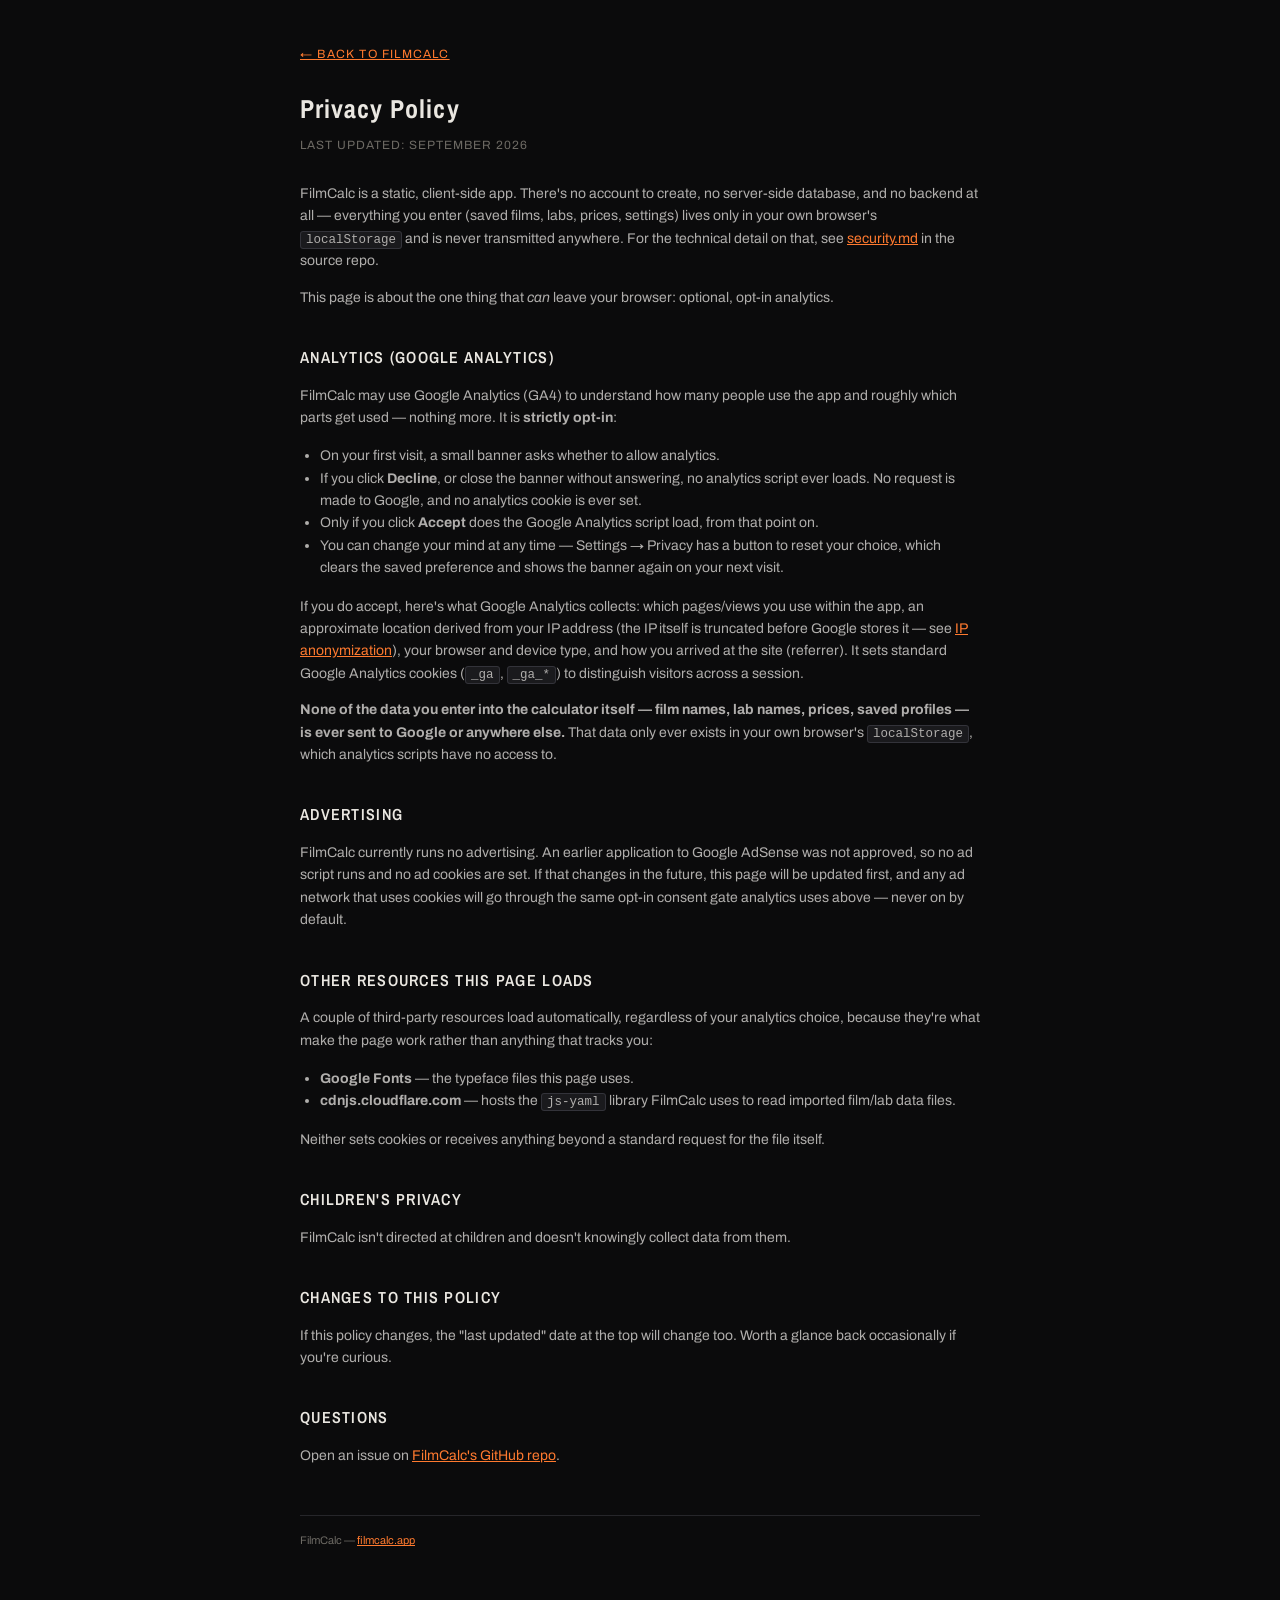
<file: privacy.html>
<!DOCTYPE html>
<html lang="en">
<head>
    <meta charset="UTF-8">
    <meta name="viewport" content="width=device-width, initial-scale=1.0, viewport-fit=cover">
    <title>Privacy Policy — FilmCalc</title>
    <link rel="icon" type="image/x-icon" href="/favicon.ico">
    <link rel="icon" type="image/svg+xml" href="/icon.svg">
    <meta name="theme-color" content="#0b0b0c">
    <meta name="robots" content="noindex">
    <link rel="preconnect" href="https://fonts.gstatic.com" crossorigin>
    <link href="https://fonts.googleapis.com/css2?family=Archivo:wght@400;500;600;700&family=Archivo+Narrow:wght@600;700&display=swap" rel="stylesheet">
    <style>
        :root { --acc: #ff7a2f; }
        body {
            margin: 0; background: #0b0b0c; color: #c9c5bd;
            font-family: Archivo, system-ui, sans-serif; -webkit-font-smoothing: antialiased;
            line-height: 1.6;
        }
        main { max-width: 680px; margin: 0 auto; padding: 40px 20px 80px; }
        a { color: var(--acc); }
        h1 {
            font-family: 'Archivo Narrow', Archivo, sans-serif; font-weight: 700;
            letter-spacing: .04em; font-size: 26px; color: #eae7e1; margin: 0 0 6px;
        }
        h2 {
            font-family: 'Archivo Narrow', Archivo, sans-serif; font-weight: 600;
            font-size: 16px; letter-spacing: .08em; text-transform: uppercase;
            color: #eae7e1; margin: 36px 0 10px;
        }
        p, li { font-size: 14px; color: #b0aeac; }
        ul { padding-left: 20px; }
        .updated { font-size: 12px; letter-spacing: .08em; text-transform: uppercase; color: #6d6a64; margin: 0 0 28px; }
        code { background: #1a1a1d; border: 1px solid #33333a; border-radius: 3px; padding: 1px 5px; font-size: 12.5px; }
        .back { display: inline-block; margin-bottom: 24px; font-size: 12px; letter-spacing: .1em; text-transform: uppercase; }
        footer { margin-top: 48px; padding-top: 16px; border-top: 1px solid #26262a; font-size: 11px; color: #6d6a64; }
    </style>
</head>
<body>
<main>
    <a class="back" href="/">← Back to FilmCalc</a>
    <h1>Privacy Policy</h1>
    <p class="updated">Last updated: September 2026</p>

    <p>FilmCalc is a static, client-side app. There's no account to create, no server-side database, and
    no backend at all — everything you enter (saved films, labs, prices, settings) lives only in your own
    browser's <code>localStorage</code> and is never transmitted anywhere. For the technical detail on
    that, see <a href="https://github.com/trentnbauer/FilmCalc/blob/main/security.md">security.md</a> in
    the source repo.</p>

    <p>This page is about the one thing that <em>can</em> leave your browser: optional, opt-in analytics.</p>

    <h2>Analytics (Google Analytics)</h2>
    <p>FilmCalc may use Google Analytics (GA4) to understand how many people use the app and roughly which
    parts get used — nothing more. It is <strong>strictly opt-in</strong>:</p>
    <ul>
        <li>On your first visit, a small banner asks whether to allow analytics.</li>
        <li>If you click <strong>Decline</strong>, or close the banner without answering, no analytics
        script ever loads. No request is made to Google, and no analytics cookie is ever set.</li>
        <li>Only if you click <strong>Accept</strong> does the Google Analytics script load, from that
        point on.</li>
        <li>You can change your mind at any time — Settings → Privacy has a button to reset your choice,
        which clears the saved preference and shows the banner again on your next visit.</li>
    </ul>
    <p>If you do accept, here's what Google Analytics collects: which pages/views you use within the app,
    an approximate location derived from your IP address (the IP itself is truncated before Google stores
    it — see <a href="https://support.google.com/analytics/answer/2763052" target="_blank" rel="noopener">IP anonymization</a>),
    your browser and device type, and how you arrived at the site (referrer). It sets standard Google
    Analytics cookies (<code>_ga</code>, <code>_ga_*</code>) to distinguish visitors across a session.</p>
    <p><strong>None of the data you enter into the calculator itself — film names, lab names, prices,
    saved profiles — is ever sent to Google or anywhere else.</strong> That data only ever exists in your
    own browser's <code>localStorage</code>, which analytics scripts have no access to.</p>

    <h2>Advertising</h2>
    <p>FilmCalc currently runs no advertising. An earlier application to Google AdSense was not approved,
    so no ad script runs and no ad cookies are set. If that changes in the future, this page will be
    updated first, and any ad network that uses cookies will go through the same opt-in consent gate
    analytics uses above — never on by default.</p>

    <h2>Other resources this page loads</h2>
    <p>A couple of third-party resources load automatically, regardless of your analytics choice, because
    they're what make the page work rather than anything that tracks you:</p>
    <ul>
        <li><strong>Google Fonts</strong> — the typeface files this page uses.</li>
        <li><strong>cdnjs.cloudflare.com</strong> — hosts the <code>js-yaml</code> library FilmCalc uses to
        read imported film/lab data files.</li>
    </ul>
    <p>Neither sets cookies or receives anything beyond a standard request for the file itself.</p>

    <h2>Children's privacy</h2>
    <p>FilmCalc isn't directed at children and doesn't knowingly collect data from them.</p>

    <h2>Changes to this policy</h2>
    <p>If this policy changes, the "last updated" date at the top will change too. Worth a glance back
    occasionally if you're curious.</p>

    <h2>Questions</h2>
    <p>Open an issue on <a href="https://github.com/trentnbauer/FilmCalc/issues" target="_blank" rel="noopener">FilmCalc's GitHub repo</a>.</p>

    <footer>FilmCalc — <a href="/">filmcalc.app</a></footer>
</main>
</body>
</html>
</file>
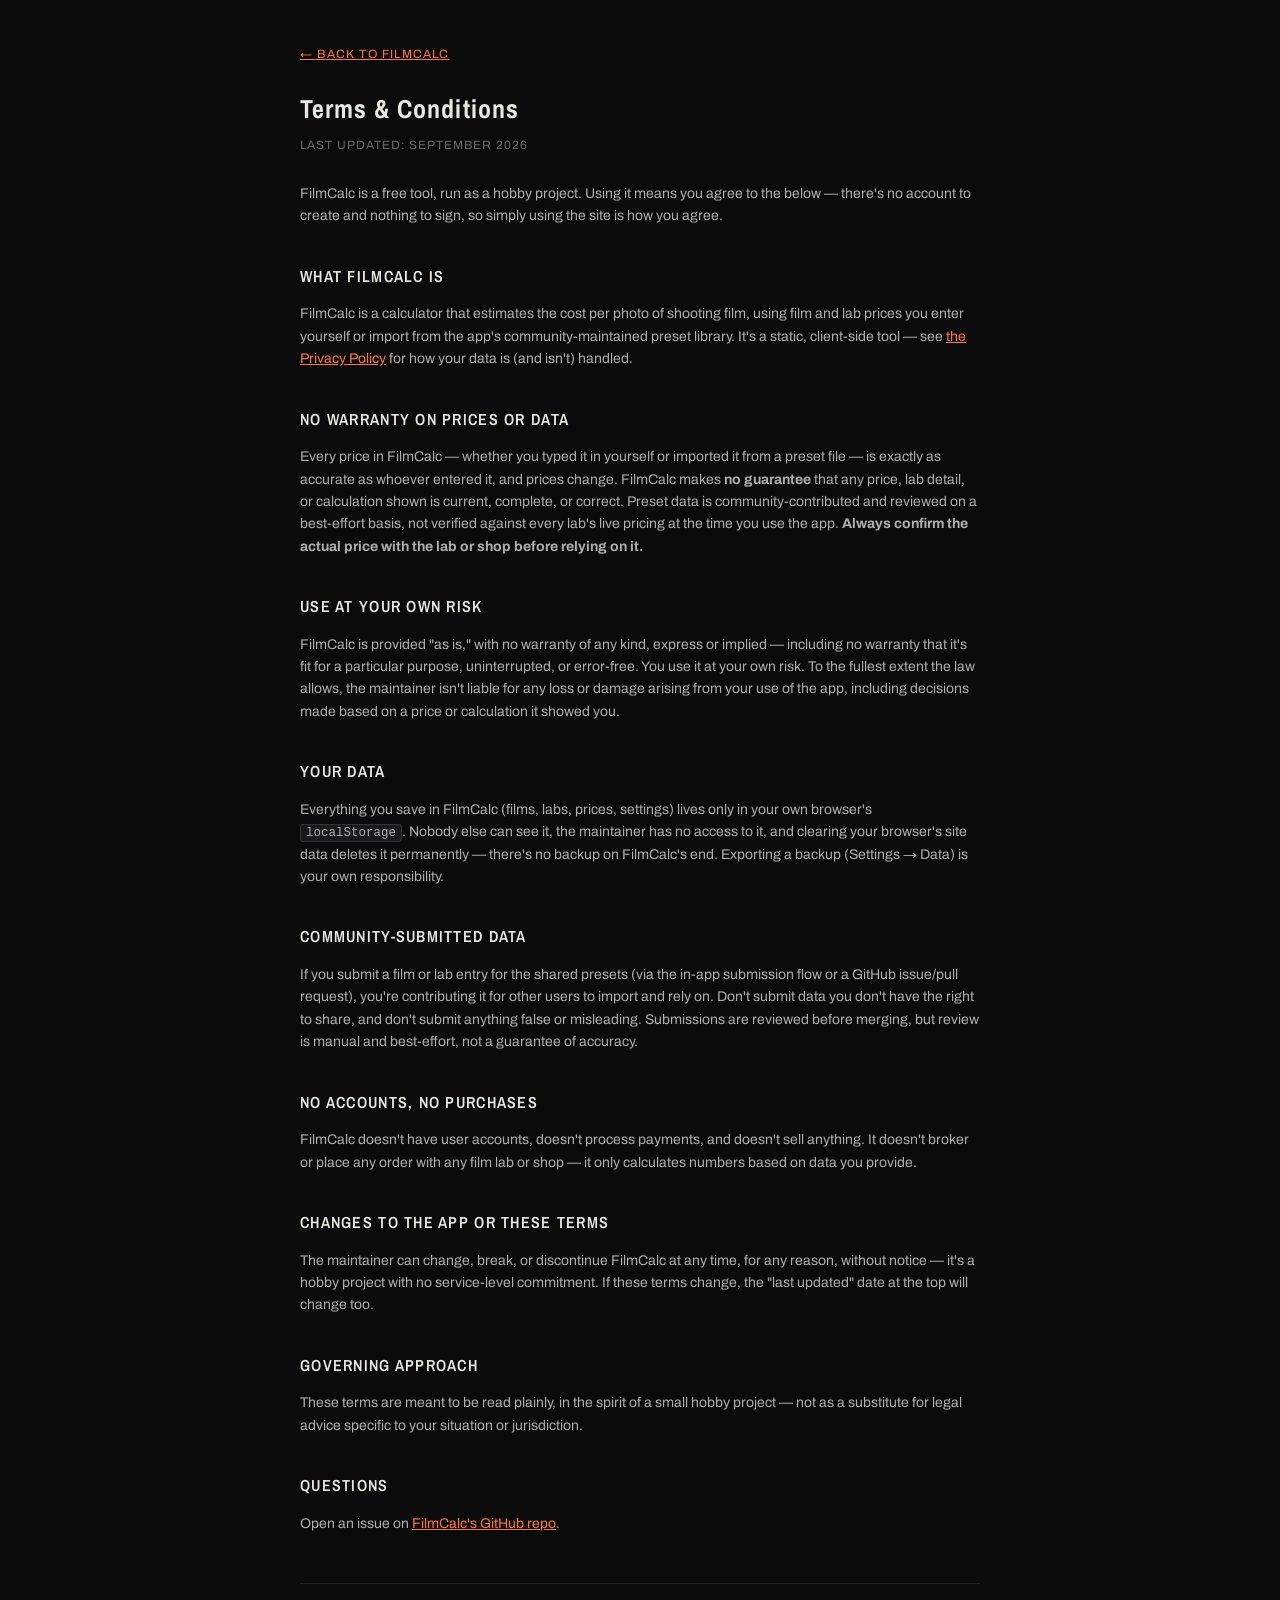
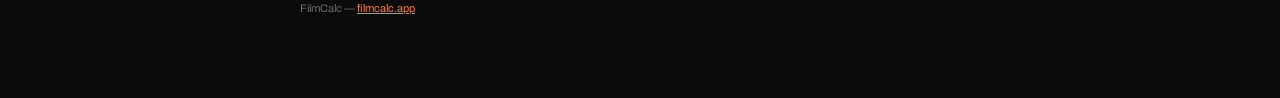
<file: terms.html>
<!DOCTYPE html>
<html lang="en">
<head>
    <meta charset="UTF-8">
    <meta name="viewport" content="width=device-width, initial-scale=1.0, viewport-fit=cover">
    <title>Terms & Conditions — FilmCalc</title>
    <link rel="icon" type="image/x-icon" href="/favicon.ico">
    <link rel="icon" type="image/svg+xml" href="/icon.svg">
    <meta name="theme-color" content="#0b0b0c">
    <meta name="robots" content="noindex">
    <link rel="preconnect" href="https://fonts.gstatic.com" crossorigin>
    <link href="https://fonts.googleapis.com/css2?family=Archivo:wght@400;500;600;700&family=Archivo+Narrow:wght@600;700&display=swap" rel="stylesheet">
    <style>
        :root { --acc: #ff7a2f; }
        body {
            margin: 0; background: #0b0b0c; color: #c9c5bd;
            font-family: Archivo, system-ui, sans-serif; -webkit-font-smoothing: antialiased;
            line-height: 1.6;
        }
        main { max-width: 680px; margin: 0 auto; padding: 40px 20px 80px; }
        a { color: var(--acc); }
        h1 {
            font-family: 'Archivo Narrow', Archivo, sans-serif; font-weight: 700;
            letter-spacing: .04em; font-size: 26px; color: #eae7e1; margin: 0 0 6px;
        }
        h2 {
            font-family: 'Archivo Narrow', Archivo, sans-serif; font-weight: 600;
            font-size: 16px; letter-spacing: .08em; text-transform: uppercase;
            color: #eae7e1; margin: 36px 0 10px;
        }
        p, li { font-size: 14px; color: #b0aeac; }
        ul { padding-left: 20px; }
        .updated { font-size: 12px; letter-spacing: .08em; text-transform: uppercase; color: #6d6a64; margin: 0 0 28px; }
        code { background: #1a1a1d; border: 1px solid #33333a; border-radius: 3px; padding: 1px 5px; font-size: 12.5px; }
        .back { display: inline-block; margin-bottom: 24px; font-size: 12px; letter-spacing: .1em; text-transform: uppercase; }
        footer { margin-top: 48px; padding-top: 16px; border-top: 1px solid #26262a; font-size: 11px; color: #6d6a64; }
    </style>
</head>
<body>
<main>
    <a class="back" href="/">← Back to FilmCalc</a>
    <h1>Terms & Conditions</h1>
    <p class="updated">Last updated: September 2026</p>

    <p>FilmCalc is a free tool, run as a hobby project. Using it means you agree to the below — there's
    no account to create and nothing to sign, so simply using the site is how you agree.</p>

    <h2>What FilmCalc is</h2>
    <p>FilmCalc is a calculator that estimates the cost per photo of shooting film, using film and lab
    prices you enter yourself or import from the app's community-maintained preset library. It's a
    static, client-side tool — see <a href="/privacy.html">the Privacy Policy</a> for how your data is
    (and isn't) handled.</p>

    <h2>No warranty on prices or data</h2>
    <p>Every price in FilmCalc — whether you typed it in yourself or imported it from a preset file —
    is exactly as accurate as whoever entered it, and prices change. FilmCalc makes <strong>no
    guarantee</strong> that any price, lab detail, or calculation shown is current, complete, or correct.
    Preset data is community-contributed and reviewed on a best-effort basis, not verified against every
    lab's live pricing at the time you use the app. <strong>Always confirm the actual price with the lab
    or shop before relying on it.</strong></p>

    <h2>Use at your own risk</h2>
    <p>FilmCalc is provided "as is," with no warranty of any kind, express or implied — including no
    warranty that it's fit for a particular purpose, uninterrupted, or error-free. You use it at your
    own risk. To the fullest extent the law allows, the maintainer isn't liable for any loss or damage
    arising from your use of the app, including decisions made based on a price or calculation it
    showed you.</p>

    <h2>Your data</h2>
    <p>Everything you save in FilmCalc (films, labs, prices, settings) lives only in your own browser's
    <code>localStorage</code>. Nobody else can see it, the maintainer has no access to it, and clearing
    your browser's site data deletes it permanently — there's no backup on FilmCalc's end. Exporting a
    backup (Settings → Data) is your own responsibility.</p>

    <h2>Community-submitted data</h2>
    <p>If you submit a film or lab entry for the shared presets (via the in-app submission flow or a
    GitHub issue/pull request), you're contributing it for other users to import and rely on. Don't
    submit data you don't have the right to share, and don't submit anything false or misleading.
    Submissions are reviewed before merging, but review is manual and best-effort, not a guarantee of
    accuracy.</p>

    <h2>No accounts, no purchases</h2>
    <p>FilmCalc doesn't have user accounts, doesn't process payments, and doesn't sell anything. It
    doesn't broker or place any order with any film lab or shop — it only calculates numbers based on
    data you provide.</p>

    <h2>Changes to the app or these terms</h2>
    <p>The maintainer can change, break, or discontinue FilmCalc at any time, for any reason, without
    notice — it's a hobby project with no service-level commitment. If these terms change, the "last
    updated" date at the top will change too.</p>

    <h2>Governing approach</h2>
    <p>These terms are meant to be read plainly, in the spirit of a small hobby project — not as a
    substitute for legal advice specific to your situation or jurisdiction.</p>

    <h2>Questions</h2>
    <p>Open an issue on <a href="https://github.com/trentnbauer/FilmCalc/issues" target="_blank" rel="noopener">FilmCalc's GitHub repo</a>.</p>

    <footer>FilmCalc — <a href="/">filmcalc.app</a></footer>
</main>
</body>
</html>
</file>
